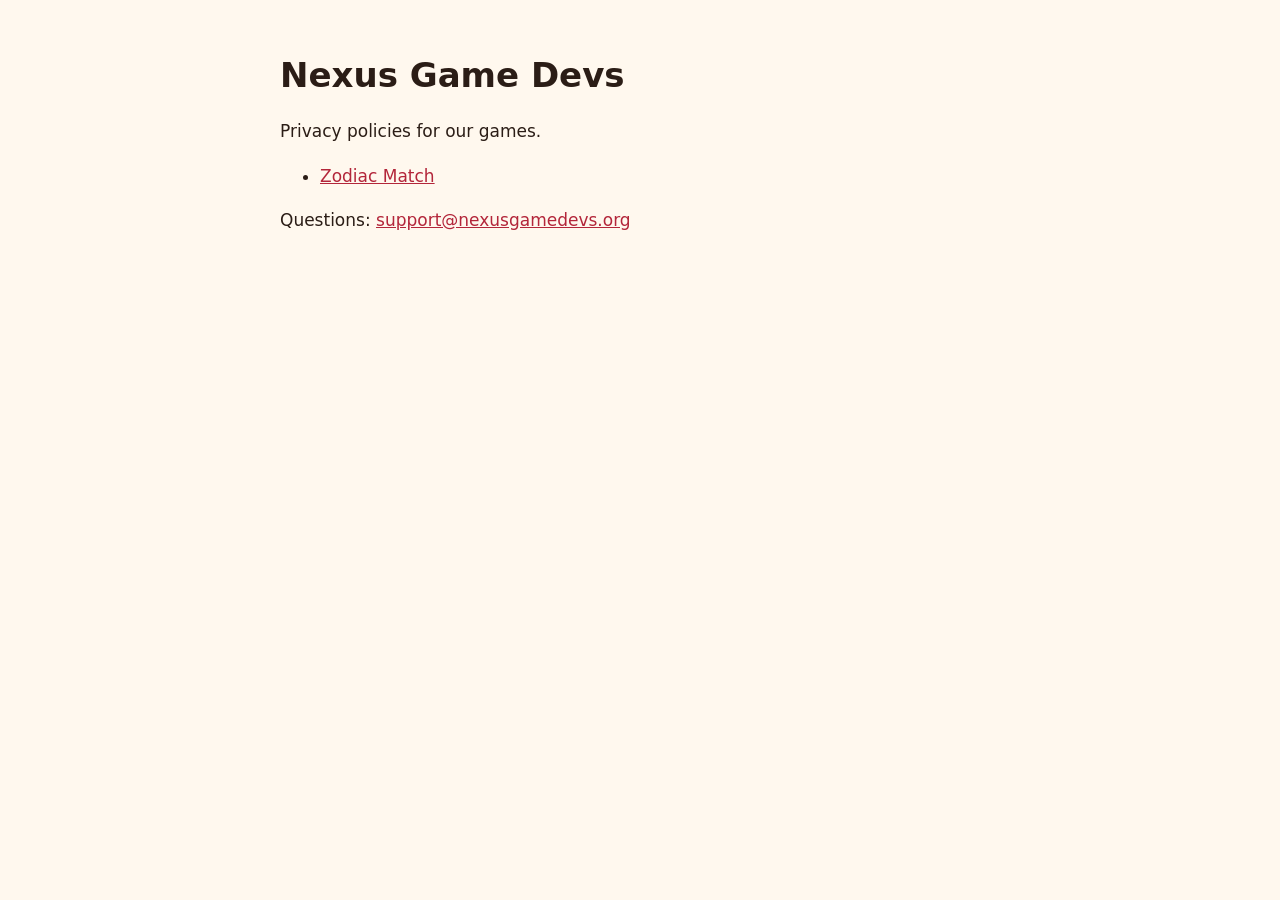
<file: index.html>
<!doctype html>
<html lang="en">
<head>
<meta charset="utf-8">
<meta name="viewport" content="width=device-width, initial-scale=1">
<title>Nexus Game Devs – Privacy</title>
<meta name="description" content="Privacy policies for games by Nexus Game Devs.">
<link rel="stylesheet" href="style.css">
</head>
<body>
<main>
<h1>Nexus Game Devs</h1>
<p>Privacy policies for our games.</p>
<ul>
<li><a href="zodiac-match/">Zodiac Match</a></li>
</ul>
<p>Questions: <a href="mailto:support@nexusgamedevs.org">support@nexusgamedevs.org</a></p>
</main>
</body>
</html>
</file>
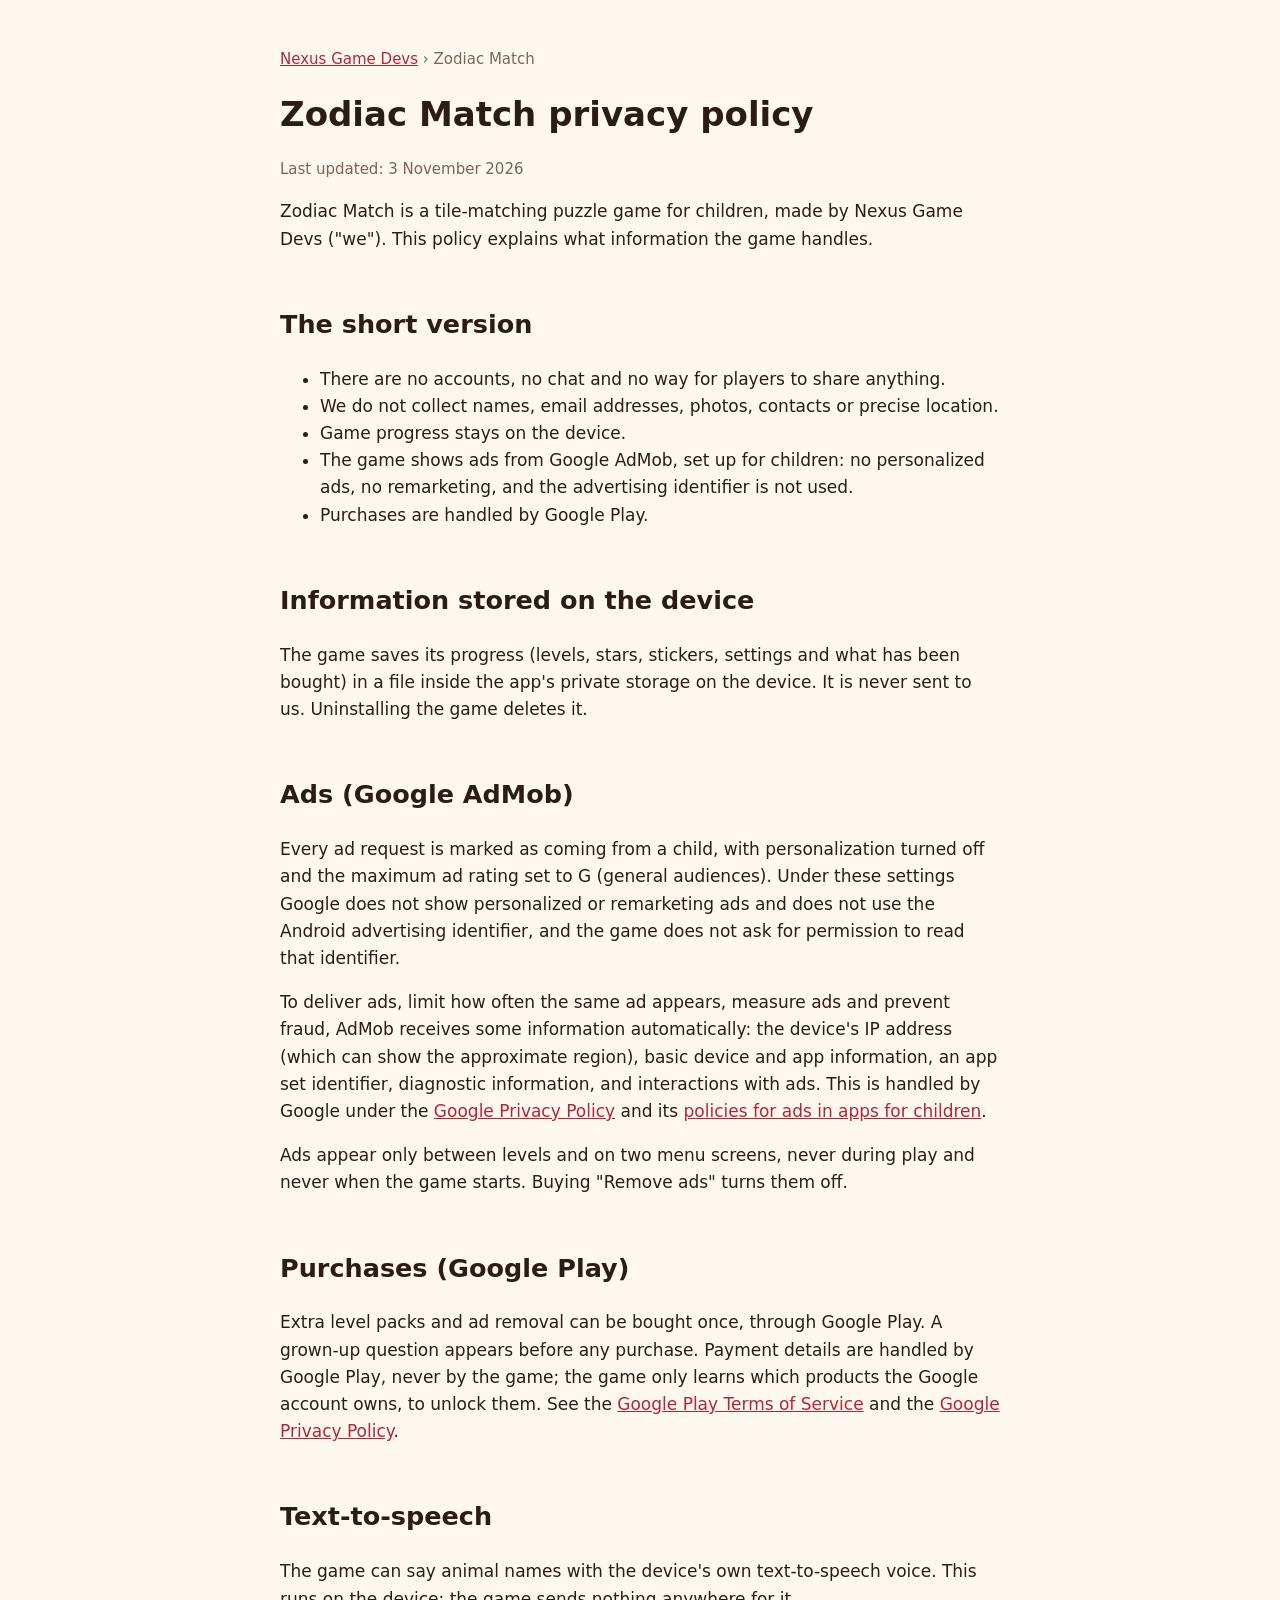
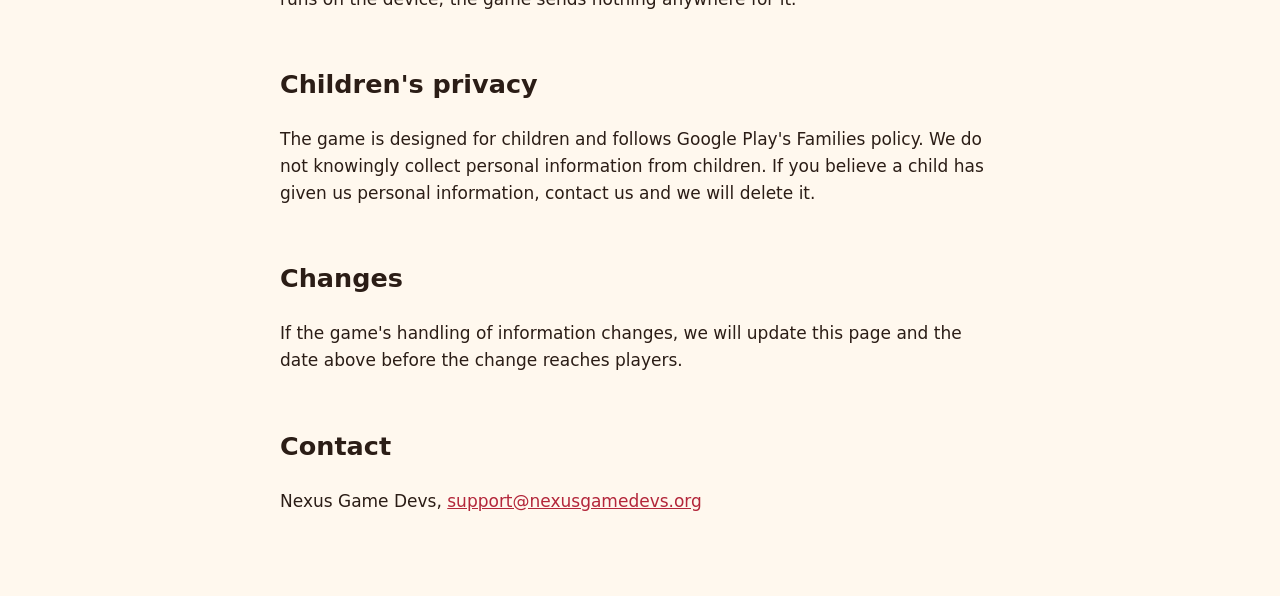
<file: zodiac-match/index.html>
<!doctype html>
<html lang="en">
<head>
<meta charset="utf-8">
<meta name="viewport" content="width=device-width, initial-scale=1">
<title>Zodiac Match – Privacy Policy</title>
<meta name="description" content="Privacy policy for Zodiac Match, a tile-matching puzzle game for children by Nexus Game Devs.">
<link rel="stylesheet" href="../style.css">
</head>
<body>
<main>
<p class="crumb"><a href="../">Nexus Game Devs</a> › Zodiac Match</p>
<h1>Zodiac Match privacy policy</h1>
<p class="updated">Last updated: 3 November 2026</p>

<p>Zodiac Match is a tile-matching puzzle game for children, made by Nexus Game Devs
("we"). This policy explains what information the game handles.</p>

<h2>The short version</h2>
<ul>
<li>There are no accounts, no chat and no way for players to share anything.</li>
<li>We do not collect names, email addresses, photos, contacts or precise location.</li>
<li>Game progress stays on the device.</li>
<li>The game shows ads from Google AdMob, set up for children: no personalized ads, no
remarketing, and the advertising identifier is not used.</li>
<li>Purchases are handled by Google Play.</li>
</ul>

<h2>Information stored on the device</h2>
<p>The game saves its progress (levels, stars, stickers, settings and what has been
bought) in a file inside the app's private storage on the device. It is never sent to
us. Uninstalling the game deletes it.</p>

<h2>Ads (Google AdMob)</h2>
<p>Every ad request is marked as coming from a child, with personalization turned off and
the maximum ad rating set to G (general audiences). Under these settings Google does not
show personalized or remarketing ads and does not use the Android advertising identifier,
and the game does not ask for permission to read that identifier.</p>
<p>To deliver ads, limit how often the same ad appears, measure ads and prevent fraud,
AdMob receives some information automatically: the device's IP address (which can show
the approximate region), basic device and app information, an app set identifier,
diagnostic information, and interactions with ads. This is handled by Google under the
<a href="https://policies.google.com/privacy">Google Privacy Policy</a> and its
<a href="https://support.google.com/admob/answer/6223431">policies for ads in apps for children</a>.</p>
<p>Ads appear only between levels and on two menu screens, never during play and never
when the game starts. Buying "Remove ads" turns them off.</p>

<h2>Purchases (Google Play)</h2>
<p>Extra level packs and ad removal can be bought once, through Google Play. A grown-up
question appears before any purchase. Payment details are handled by Google Play, never
by the game; the game only learns which products the Google account owns, to unlock
them. See the <a href="https://play.google.com/about/play-terms/">Google Play Terms of Service</a>
and the <a href="https://policies.google.com/privacy">Google Privacy Policy</a>.</p>

<h2>Text-to-speech</h2>
<p>The game can say animal names with the device's own text-to-speech voice. This runs on
the device; the game sends nothing anywhere for it.</p>

<h2>Children's privacy</h2>
<p>The game is designed for children and follows Google Play's Families policy. We do not
knowingly collect personal information from children. If you believe a child has given
us personal information, contact us and we will delete it.</p>

<h2>Changes</h2>
<p>If the game's handling of information changes, we will update this page and the date
above before the change reaches players.</p>

<h2>Contact</h2>
<p>Nexus Game Devs, <a href="mailto:support@nexusgamedevs.org">support@nexusgamedevs.org</a></p>
</main>
</body>
</html>
</file>
<file: style.css>
:root {
  --bg: #fff8ee;
  --text: #2b1d16;
  --muted: #7a6656;
  --accent: #b3263a;
}

@media (prefers-color-scheme: dark) {
  :root {
    --bg: #1d1714;
    --text: #f3e9df;
    --muted: #b6a493;
    --accent: #ff8a8a;
  }
}

body {
  margin: 0;
  background: var(--bg);
  color: var(--text);
  font: 17px/1.6 system-ui, -apple-system, "Segoe UI", Roboto, sans-serif;
}

main {
  max-width: 720px;
  margin: 0 auto;
  padding: 32px 16px 64px;
}

h1 {
  line-height: 1.2;
}

h2 {
  margin-top: 2em;
}

a {
  color: var(--accent);
}

.crumb,
.updated {
  color: var(--muted);
  font-size: 15px;
}
</file>
